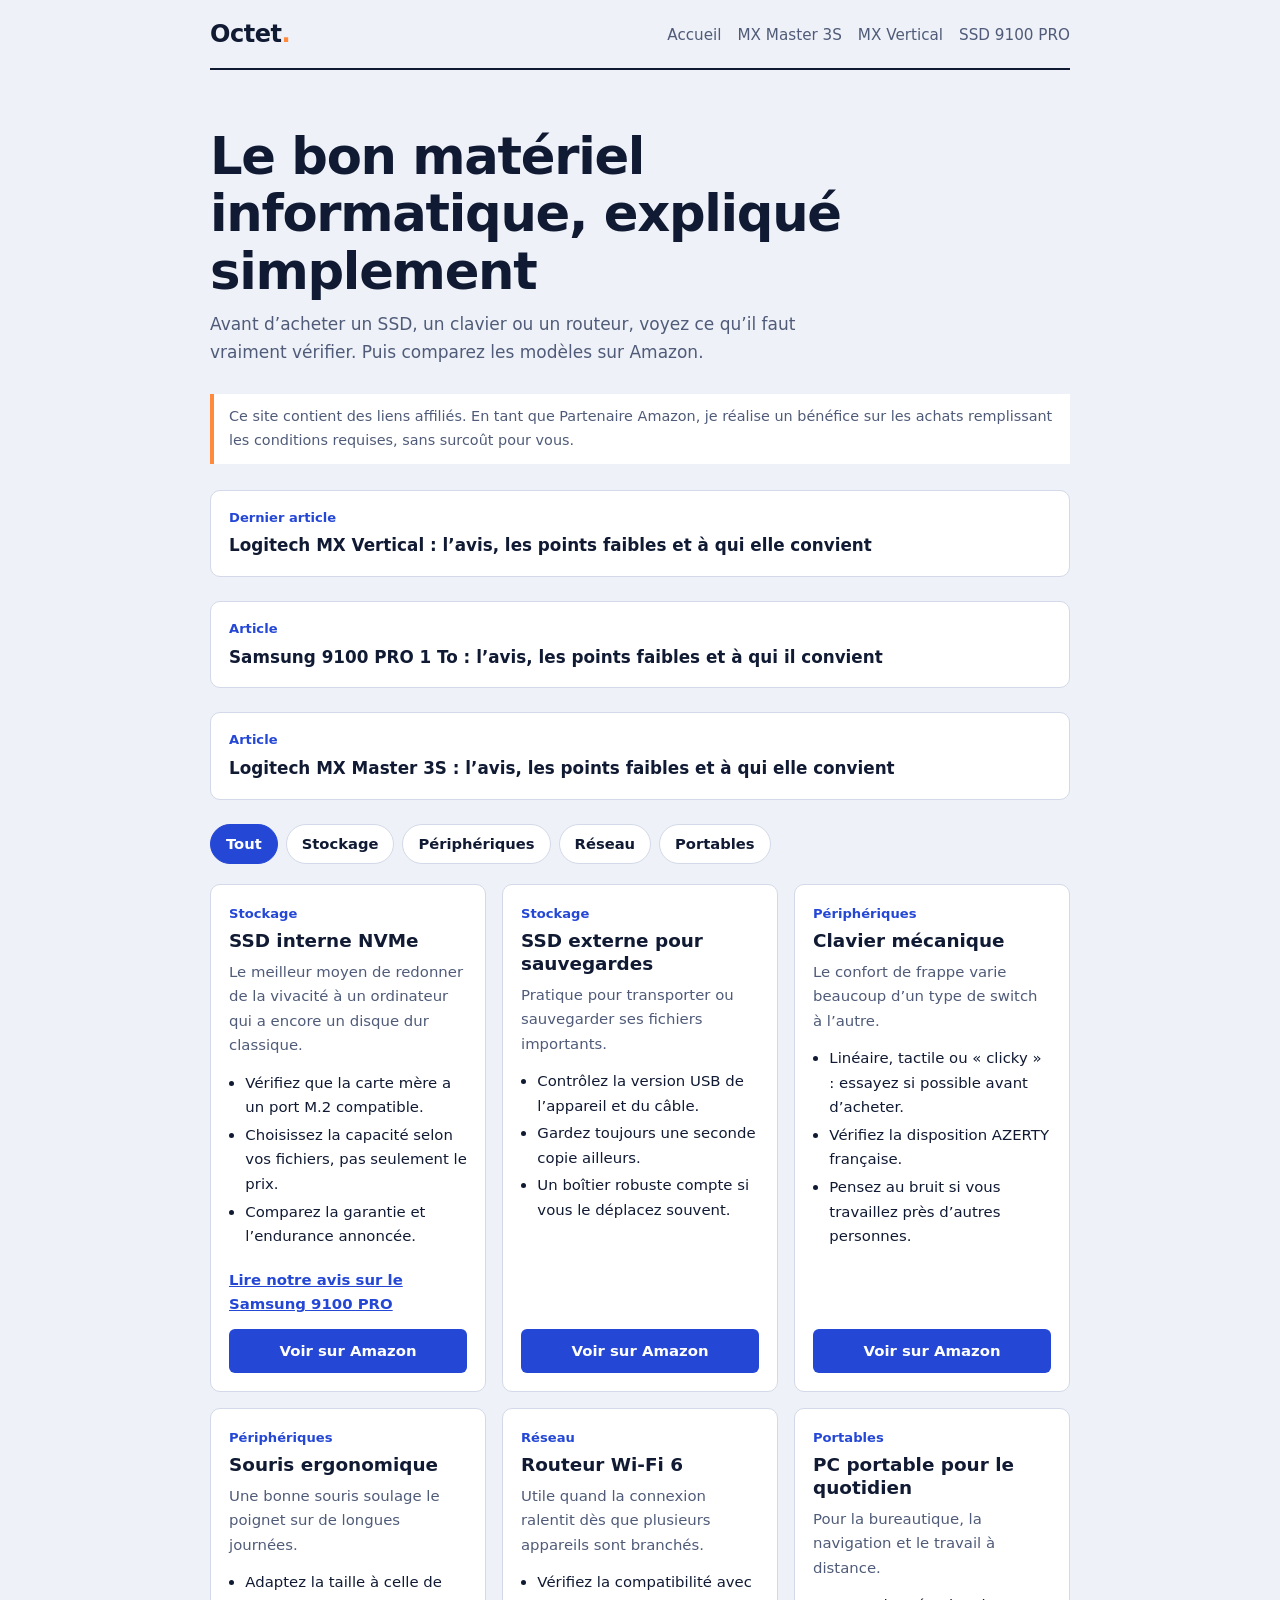
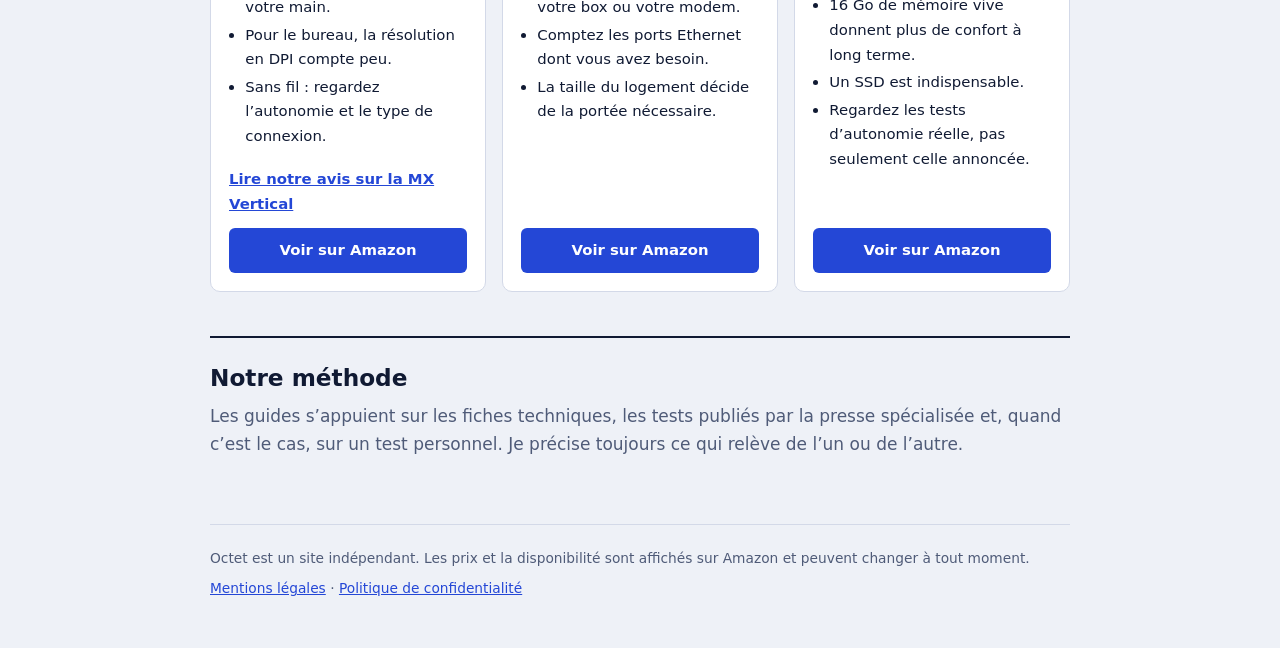
<file: index.html>
<!DOCTYPE html>
<html lang="fr">
<head>
<meta charset="utf-8">
<meta name="viewport" content="width=device-width, initial-scale=1, viewport-fit=cover">
<title>Octet – Le matériel informatique, sans jargon</title>
<meta name="description" content="Conseils d’achat en matériel informatique : SSD, claviers, souris, routeurs et portables, expliqués simplement.">
<link rel="stylesheet" href="style.css">
</head>
<body>
<div class="wrap wide">
<header class="top">
<a class="logo" href="index.html">Octet<i>.</i></a>
<nav aria-label="Navigation"><a href="index.html">Accueil</a><a href="article-logitech-mx-master-3s.html">MX Master 3S</a><a href="article-logitech-mx-vertical.html">MX Vertical</a><a href="article-samsung-9100-pro-1to.html">SSD 9100 PRO</a></nav>
</header>

<div class="hero">
<h1>Le bon matériel informatique, expliqué simplement</h1>
<p>Avant d’acheter un SSD, un clavier ou un routeur, voyez ce qu’il faut vraiment vérifier. Puis comparez les modèles sur Amazon.</p>
</div>

<p class="notice">Ce site contient des liens affiliés. En tant que Partenaire Amazon, je réalise un bénéfice sur les achats remplissant les conditions requises, sans surcoût pour vous.</p>
<a class="feature" href="article-logitech-mx-vertical.html"><span class="cat">Dernier article</span><strong>Logitech MX Vertical : l’avis, les points faibles et à qui elle convient</strong></a>
<a class="feature" href="article-samsung-9100-pro-1to.html"><span class="cat">Article</span><strong>Samsung 9100 PRO 1 To : l’avis, les points faibles et à qui il convient</strong></a>
<a class="feature" href="article-logitech-mx-master-3s.html"><span class="cat">Article</span><strong>Logitech MX Master 3S : l’avis, les points faibles et à qui elle convient</strong></a>

<div class="filters" role="group" aria-label="Filtrer par catégorie">
<button type="button" data-f="all" aria-pressed="true">Tout</button>
<button type="button" data-f="stockage" aria-pressed="false">Stockage</button>
<button type="button" data-f="peripheriques" aria-pressed="false">Périphériques</button>
<button type="button" data-f="reseau" aria-pressed="false">Réseau</button>
<button type="button" data-f="portables" aria-pressed="false">Portables</button>
</div>

<div class="grid" id="grid">
<article class="card" data-cat="stockage">
<span class="cat">Stockage</span>
<h2>SSD interne NVMe</h2>
<p>Le meilleur moyen de redonner de la vivacité à un ordinateur qui a encore un disque dur classique.</p>
<ul><li>Vérifiez que la carte mère a un port M.2 compatible.</li><li>Choisissez la capacité selon vos fichiers, pas seulement le prix.</li><li>Comparez la garantie et l’endurance annoncée.</li></ul>
<p class="more"><a href="article-samsung-9100-pro-1to.html">Lire notre avis sur le Samsung 9100 PRO</a></p>
<a class="btn" data-p="ssd-nvme" data-q="ssd nvme m.2 1 to" href="https://www.amazon.fr/s?k=ssd+nvme+m.2+1+to&amp;tag=VOTRE-TAG-21" rel="sponsored noopener" target="_blank">Voir sur Amazon</a>
</article>

<article class="card" data-cat="stockage">
<span class="cat">Stockage</span>
<h2>SSD externe pour sauvegardes</h2>
<p>Pratique pour transporter ou sauvegarder ses fichiers importants.</p>
<ul><li>Contrôlez la version USB de l’appareil et du câble.</li><li>Gardez toujours une seconde copie ailleurs.</li><li>Un boîtier robuste compte si vous le déplacez souvent.</li></ul>
<a class="btn" data-p="ssd-externe" data-q="ssd externe usb-c" href="https://www.amazon.fr/s?k=ssd+externe+usb-c&amp;tag=VOTRE-TAG-21" rel="sponsored noopener" target="_blank">Voir sur Amazon</a>
</article>

<article class="card" data-cat="peripheriques">
<span class="cat">Périphériques</span>
<h2>Clavier mécanique</h2>
<p>Le confort de frappe varie beaucoup d’un type de switch à l’autre.</p>
<ul><li>Linéaire, tactile ou « clicky » : essayez si possible avant d’acheter.</li><li>Vérifiez la disposition AZERTY française.</li><li>Pensez au bruit si vous travaillez près d’autres personnes.</li></ul>
<a class="btn" data-p="clavier" data-q="clavier mécanique azerty" href="https://www.amazon.fr/s?k=clavier+m%C3%A9canique+azerty&amp;tag=VOTRE-TAG-21" rel="sponsored noopener" target="_blank">Voir sur Amazon</a>
</article>

<article class="card" data-cat="peripheriques">
<span class="cat">Périphériques</span>
<h2>Souris ergonomique</h2>
<p>Une bonne souris soulage le poignet sur de longues journées.</p>
<ul><li>Adaptez la taille à celle de votre main.</li><li>Pour le bureau, la résolution en DPI compte peu.</li><li>Sans fil : regardez l’autonomie et le type de connexion.</li></ul>
<p class="more"><a href="article-logitech-mx-vertical.html">Lire notre avis sur la MX Vertical</a></p>
<a class="btn" data-p="souris-ergo" data-q="souris ergonomique" href="https://www.amazon.fr/s?k=souris+ergonomique&amp;tag=VOTRE-TAG-21" rel="sponsored noopener" target="_blank">Voir sur Amazon</a>
</article>

<article class="card" data-cat="reseau">
<span class="cat">Réseau</span>
<h2>Routeur Wi-Fi 6</h2>
<p>Utile quand la connexion ralentit dès que plusieurs appareils sont branchés.</p>
<ul><li>Vérifiez la compatibilité avec votre box ou votre modem.</li><li>Comptez les ports Ethernet dont vous avez besoin.</li><li>La taille du logement décide de la portée nécessaire.</li></ul>
<a class="btn" data-p="routeur" data-q="routeur wifi 6" href="https://www.amazon.fr/s?k=routeur+wifi+6&amp;tag=VOTRE-TAG-21" rel="sponsored noopener" target="_blank">Voir sur Amazon</a>
</article>

<article class="card" data-cat="portables">
<span class="cat">Portables</span>
<h2>PC portable pour le quotidien</h2>
<p>Pour la bureautique, la navigation et le travail à distance.</p>
<ul><li>16 Go de mémoire vive donnent plus de confort à long terme.</li><li>Un SSD est indispensable.</li><li>Regardez les tests d’autonomie réelle, pas seulement celle annoncée.</li></ul>
<a class="btn" data-p="pc-portable" data-q="pc portable 16 go ram ssd" href="https://www.amazon.fr/s?k=pc+portable+16+go+ram+ssd&amp;tag=VOTRE-TAG-21" rel="sponsored noopener" target="_blank">Voir sur Amazon</a>
</article>
</div>

<section class="how"><h2>Notre méthode</h2><p>Les guides s’appuient sur les fiches techniques, les tests publiés par la presse spécialisée et, quand c’est le cas, sur un test personnel. Je précise toujours ce qui relève de l’un ou de l’autre.</p></section>

<footer>
<p>Octet est un site indépendant. Les prix et la disponibilité sont affichés sur Amazon et peuvent changer à tout moment.</p>
<p><a href="mentions-legales.html">Mentions légales</a> · <a href="confidentialite.html">Politique de confidentialité</a></p>
</footer>
</div>
<script>
(function(){
var btns=document.querySelectorAll('.filters button');
var cards=document.querySelectorAll('#grid .card');
btns.forEach(function(b){
b.addEventListener('click',function(){
var f=b.getAttribute('data-f');
btns.forEach(function(x){x.setAttribute('aria-pressed',x===b?'true':'false');});
cards.forEach(function(c){c.hidden=(f!=='all'&&c.getAttribute('data-cat')!==f);});
});
});
})();
</script>
<script src="liens.js"></script>
</body>
</html>
</file>
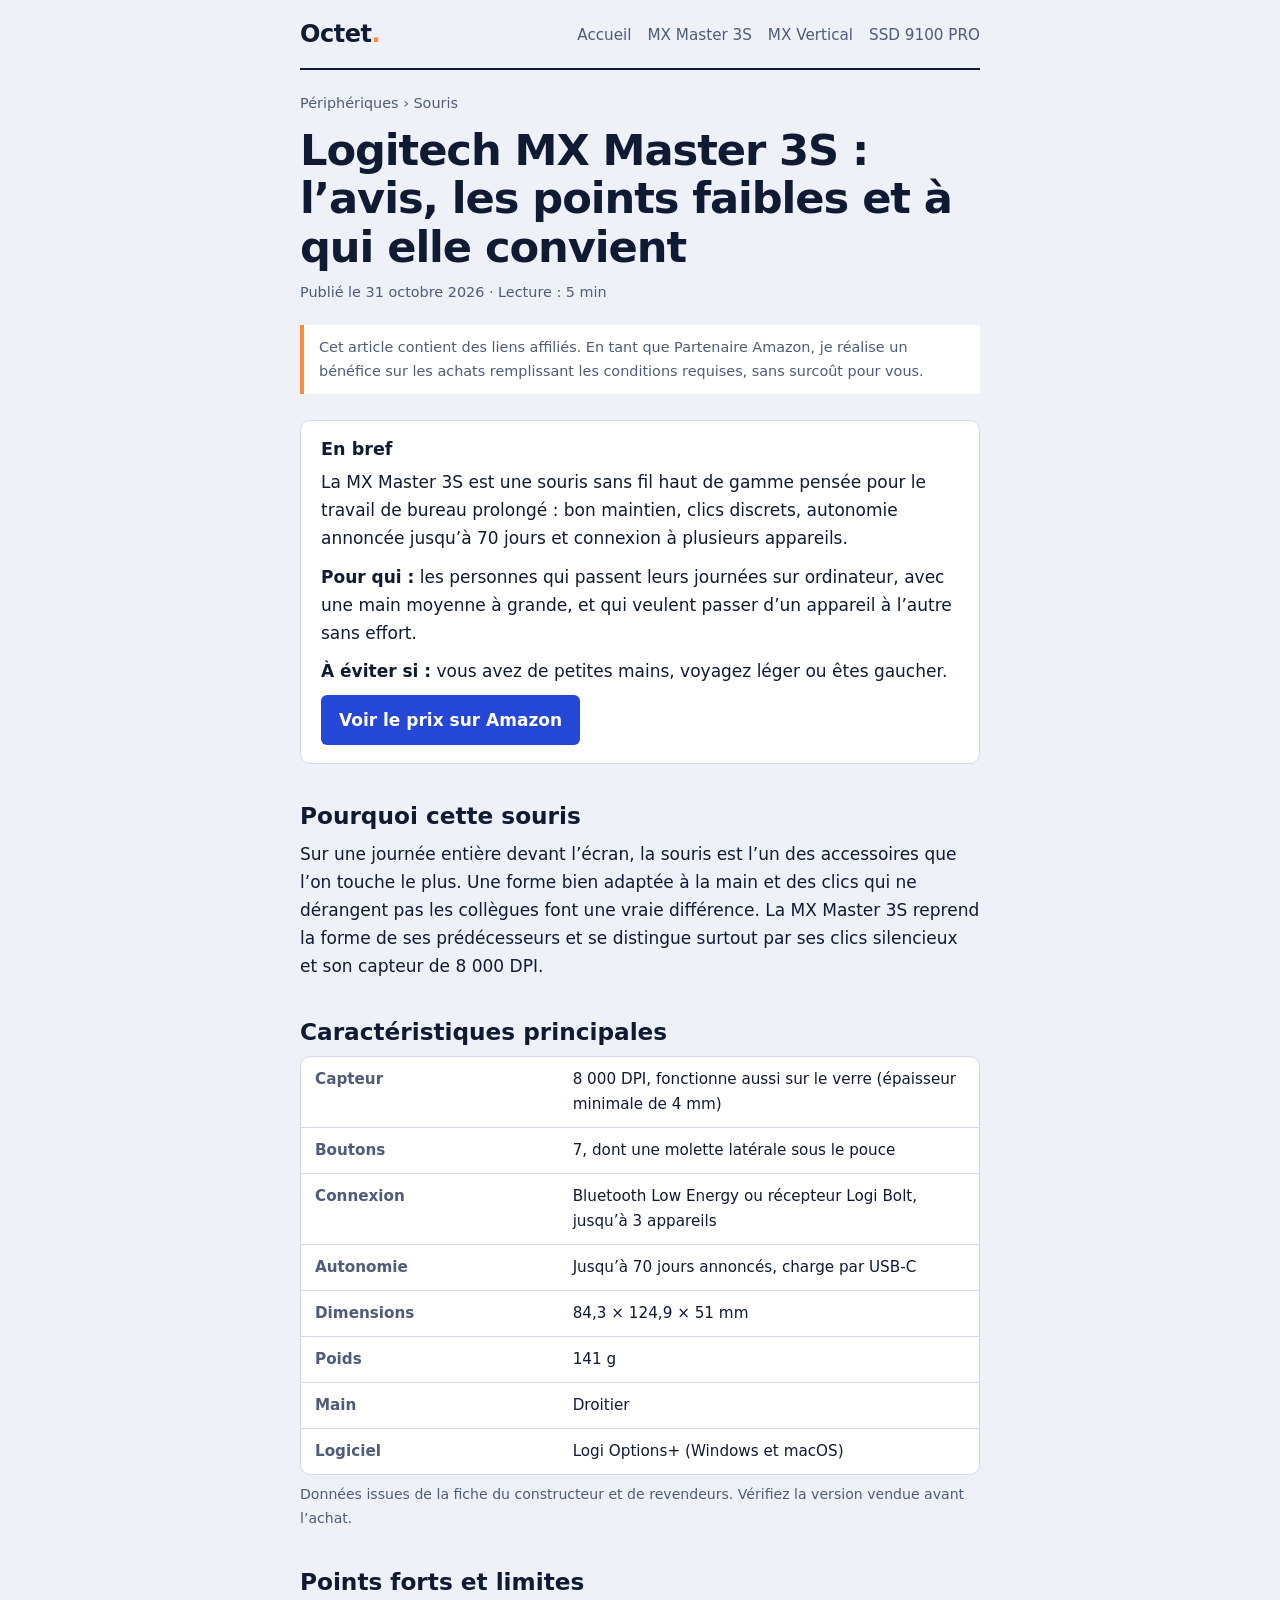
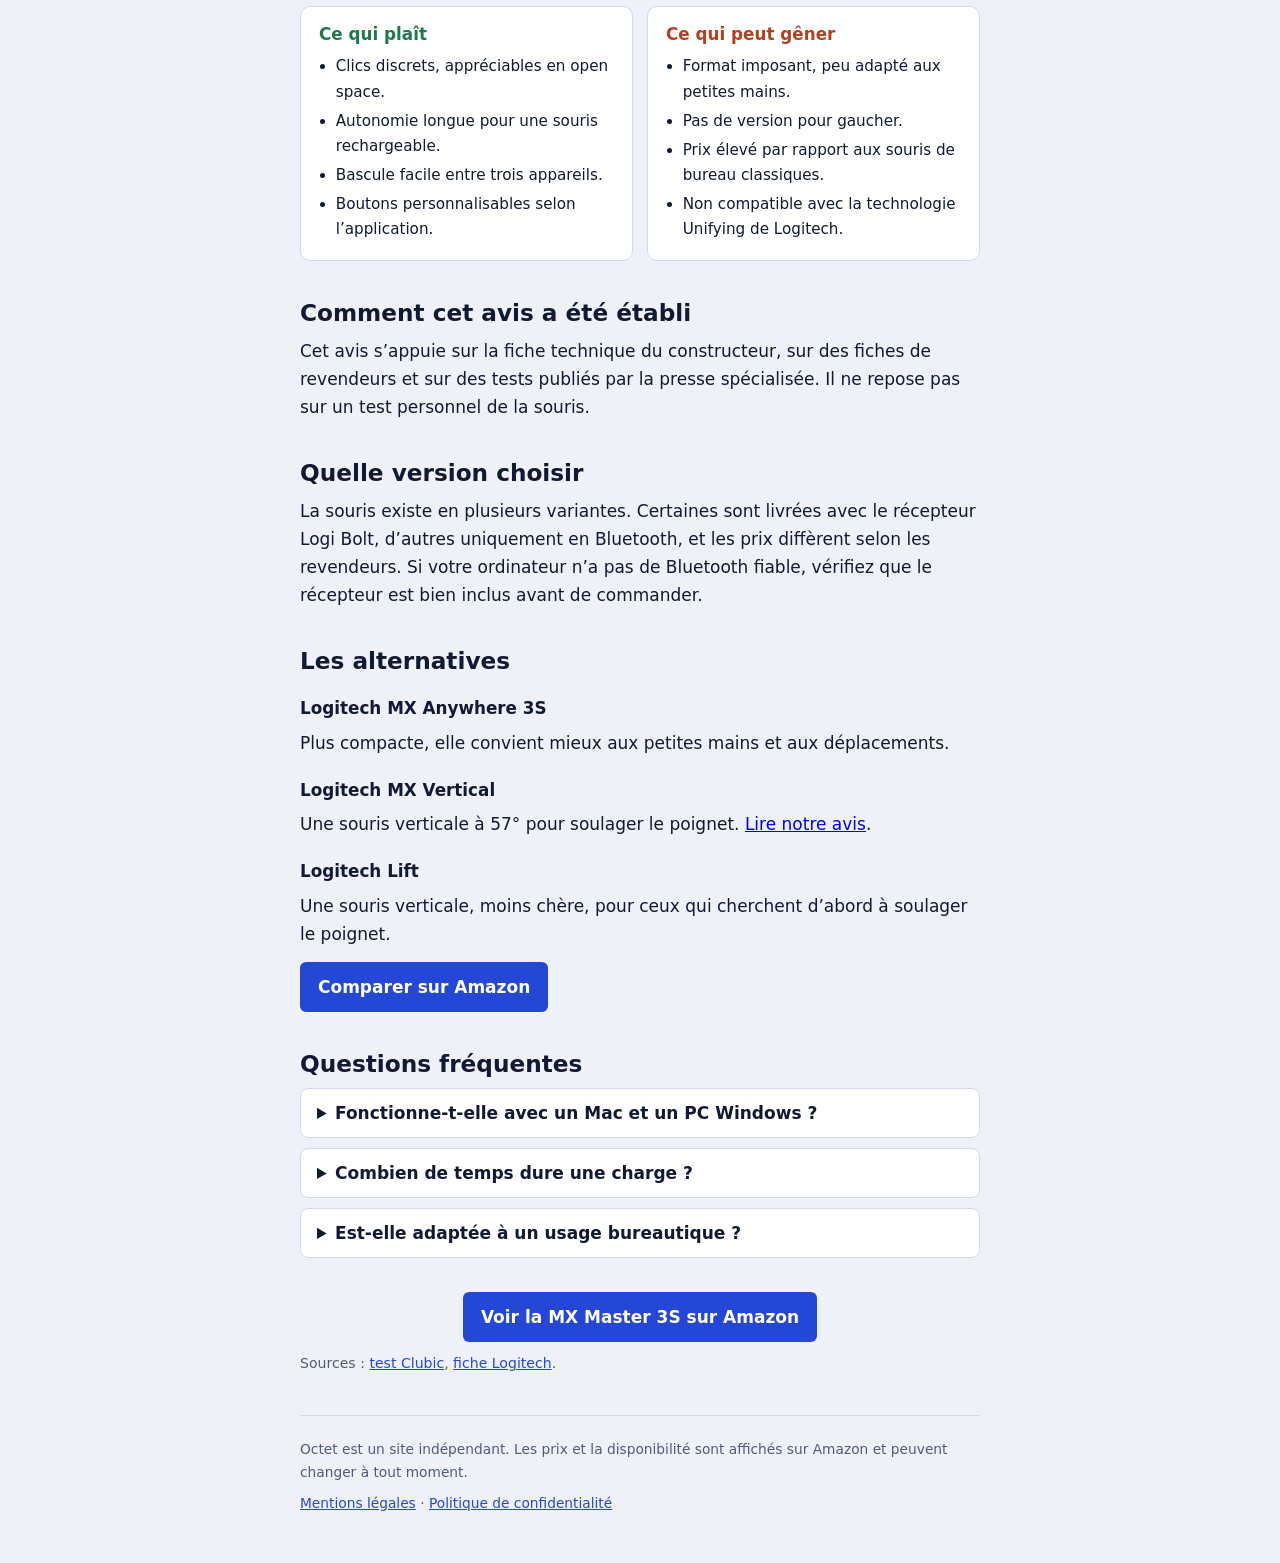
<file: article-logitech-mx-master-3s.html>
<!DOCTYPE html>
<html lang="fr">
<head>
<meta charset="utf-8">
<meta name="viewport" content="width=device-width, initial-scale=1, viewport-fit=cover">
<title>Logitech MX Master 3S : avis, caractéristiques et pour qui – Octet</title>
<meta name="description" content="Avis sur la souris Logitech MX Master 3S : caractéristiques, points forts, limites et alternatives.">
<link rel="stylesheet" href="style.css">
</head>
<body>
<div class="wrap">
<header class="top">
<a class="logo" href="index.html">Octet<i>.</i></a>
<nav aria-label="Navigation"><a href="index.html">Accueil</a><a href="article-logitech-mx-master-3s.html">MX Master 3S</a><a href="article-logitech-mx-vertical.html">MX Vertical</a><a href="article-samsung-9100-pro-1to.html">SSD 9100 PRO</a></nav>
</header>

<p class="crumb">Périphériques › Souris</p>
<h1>Logitech MX Master 3S : l’avis, les points faibles et à qui elle convient</h1>
<p class="meta">Publié le 31 octobre 2026 · Lecture : 5 min</p>

<p class="notice">Cet article contient des liens affiliés. En tant que Partenaire Amazon, je réalise un bénéfice sur les achats remplissant les conditions requises, sans surcoût pour vous.</p>

<div class="verdict">
<h2>En bref</h2>
<p>La MX Master 3S est une souris sans fil haut de gamme pensée pour le travail de bureau prolongé : bon maintien, clics discrets, autonomie annoncée jusqu’à 70 jours et connexion à plusieurs appareils.</p>
<p><strong>Pour qui :</strong> les personnes qui passent leurs journées sur ordinateur, avec une main moyenne à grande, et qui veulent passer d’un appareil à l’autre sans effort.</p>
<p><strong>À éviter si :</strong> vous avez de petites mains, voyagez léger ou êtes gaucher.</p>
<a class="btn" data-p="mx-master-3s" data-q="logitech mx master 3s" href="https://www.amazon.fr/s?k=logitech+mx+master+3s&amp;tag=VOTRE-TAG-21" rel="sponsored noopener" target="_blank">Voir le prix sur Amazon</a>
</div>

<h2>Pourquoi cette souris</h2>
<p>Sur une journée entière devant l’écran, la souris est l’un des accessoires que l’on touche le plus. Une forme bien adaptée à la main et des clics qui ne dérangent pas les collègues font une vraie différence. La MX Master 3S reprend la forme de ses prédécesseurs et se distingue surtout par ses clics silencieux et son capteur de 8 000 DPI.</p>

<h2>Caractéristiques principales</h2>
<div class="tablebox">
<table>
<tr><th>Capteur</th><td>8 000 DPI, fonctionne aussi sur le verre (épaisseur minimale de 4 mm)</td></tr>
<tr><th>Boutons</th><td>7, dont une molette latérale sous le pouce</td></tr>
<tr><th>Connexion</th><td>Bluetooth Low Energy ou récepteur Logi Bolt, jusqu’à 3 appareils</td></tr>
<tr><th>Autonomie</th><td>Jusqu’à 70 jours annoncés, charge par USB-C</td></tr>
<tr><th>Dimensions</th><td>84,3 × 124,9 × 51 mm</td></tr>
<tr><th>Poids</th><td>141 g</td></tr>
<tr><th>Main</th><td>Droitier</td></tr>
<tr><th>Logiciel</th><td>Logi Options+ (Windows et macOS)</td></tr>
</table>
</div>
<p class="src" style="margin-top:8px">Données issues de la fiche du constructeur et de revendeurs. Vérifiez la version vendue avant l’achat.</p>

<h2>Points forts et limites</h2>
<div class="pc">
<div class="pro"><h3>Ce qui plaît</h3><ul>
<li>Clics discrets, appréciables en open space.</li>
<li>Autonomie longue pour une souris rechargeable.</li>
<li>Bascule facile entre trois appareils.</li>
<li>Boutons personnalisables selon l’application.</li>
</ul></div>
<div class="con"><h3>Ce qui peut gêner</h3><ul>
<li>Format imposant, peu adapté aux petites mains.</li>
<li>Pas de version pour gaucher.</li>
<li>Prix élevé par rapport aux souris de bureau classiques.</li>
<li>Non compatible avec la technologie Unifying de Logitech.</li>
</ul></div>
</div>

<h2>Comment cet avis a été établi</h2>
<p>Cet avis s’appuie sur la fiche technique du constructeur, sur des fiches de revendeurs et sur des tests publiés par la presse spécialisée. Il ne repose pas sur un test personnel de la souris.</p>

<h2>Quelle version choisir</h2>
<p>La souris existe en plusieurs variantes. Certaines sont livrées avec le récepteur Logi Bolt, d’autres uniquement en Bluetooth, et les prix diffèrent selon les revendeurs. Si votre ordinateur n’a pas de Bluetooth fiable, vérifiez que le récepteur est bien inclus avant de commander.</p>

<h2>Les alternatives</h2>
<h3>Logitech MX Anywhere 3S</h3>
<p>Plus compacte, elle convient mieux aux petites mains et aux déplacements.</p>
<h3>Logitech MX Vertical</h3>
<p>Une souris verticale à 57° pour soulager le poignet. <a href="article-logitech-mx-vertical.html">Lire notre avis</a>.</p>
<h3>Logitech Lift</h3>
<p>Une souris verticale, moins chère, pour ceux qui cherchent d’abord à soulager le poignet.</p>
<p><a class="btn" data-p="mx-anywhere-3s" data-q="logitech mx anywhere 3s" href="https://www.amazon.fr/s?k=logitech+mx+anywhere+3s&amp;tag=VOTRE-TAG-21" rel="sponsored noopener" target="_blank">Comparer sur Amazon</a></p>

<h2>Questions fréquentes</h2>
<details><summary>Fonctionne-t-elle avec un Mac et un PC Windows ?</summary><p>Oui, elle est compatible avec Windows, macOS, Linux et ChromeOS. Le logiciel Logi Options+ est disponible sur Windows et macOS.</p></details>
<details><summary>Combien de temps dure une charge ?</summary><p>Logitech annonce jusqu’à 70 jours, mais cela dépend de l’usage. Une charge courte d’une minute donnerait environ trois heures d’utilisation selon un revendeur.</p></details>
<details><summary>Est-elle adaptée à un usage bureautique ?</summary><p>Oui, c’est son cœur de cible. Elle vise surtout le travail prolongé, la création et les usages multi-appareils.</p></details>

<div class="cta"><a class="btn" data-p="mx-master-3s" data-q="logitech mx master 3s" href="https://www.amazon.fr/s?k=logitech+mx+master+3s&amp;tag=VOTRE-TAG-21" rel="sponsored noopener" target="_blank">Voir la MX Master 3S sur Amazon</a></div>

<p class="src">Sources : <a href="https://www.clubic.com/pro/entreprises/logitech/test-produit-425922-test-logitech-mx-master-3s.html" rel="noopener" target="_blank">test Clubic</a>, <a href="https://secure.logitech.com/en-za/product/mx-master-3" rel="noopener" target="_blank">fiche Logitech</a>.</p>

<footer>
<p>Octet est un site indépendant. Les prix et la disponibilité sont affichés sur Amazon et peuvent changer à tout moment.</p>
<p><a href="mentions-legales.html">Mentions légales</a> · <a href="confidentialite.html">Politique de confidentialité</a></p>
</footer>
</div>
<script src="liens.js"></script>
</body>
</html>
</file>
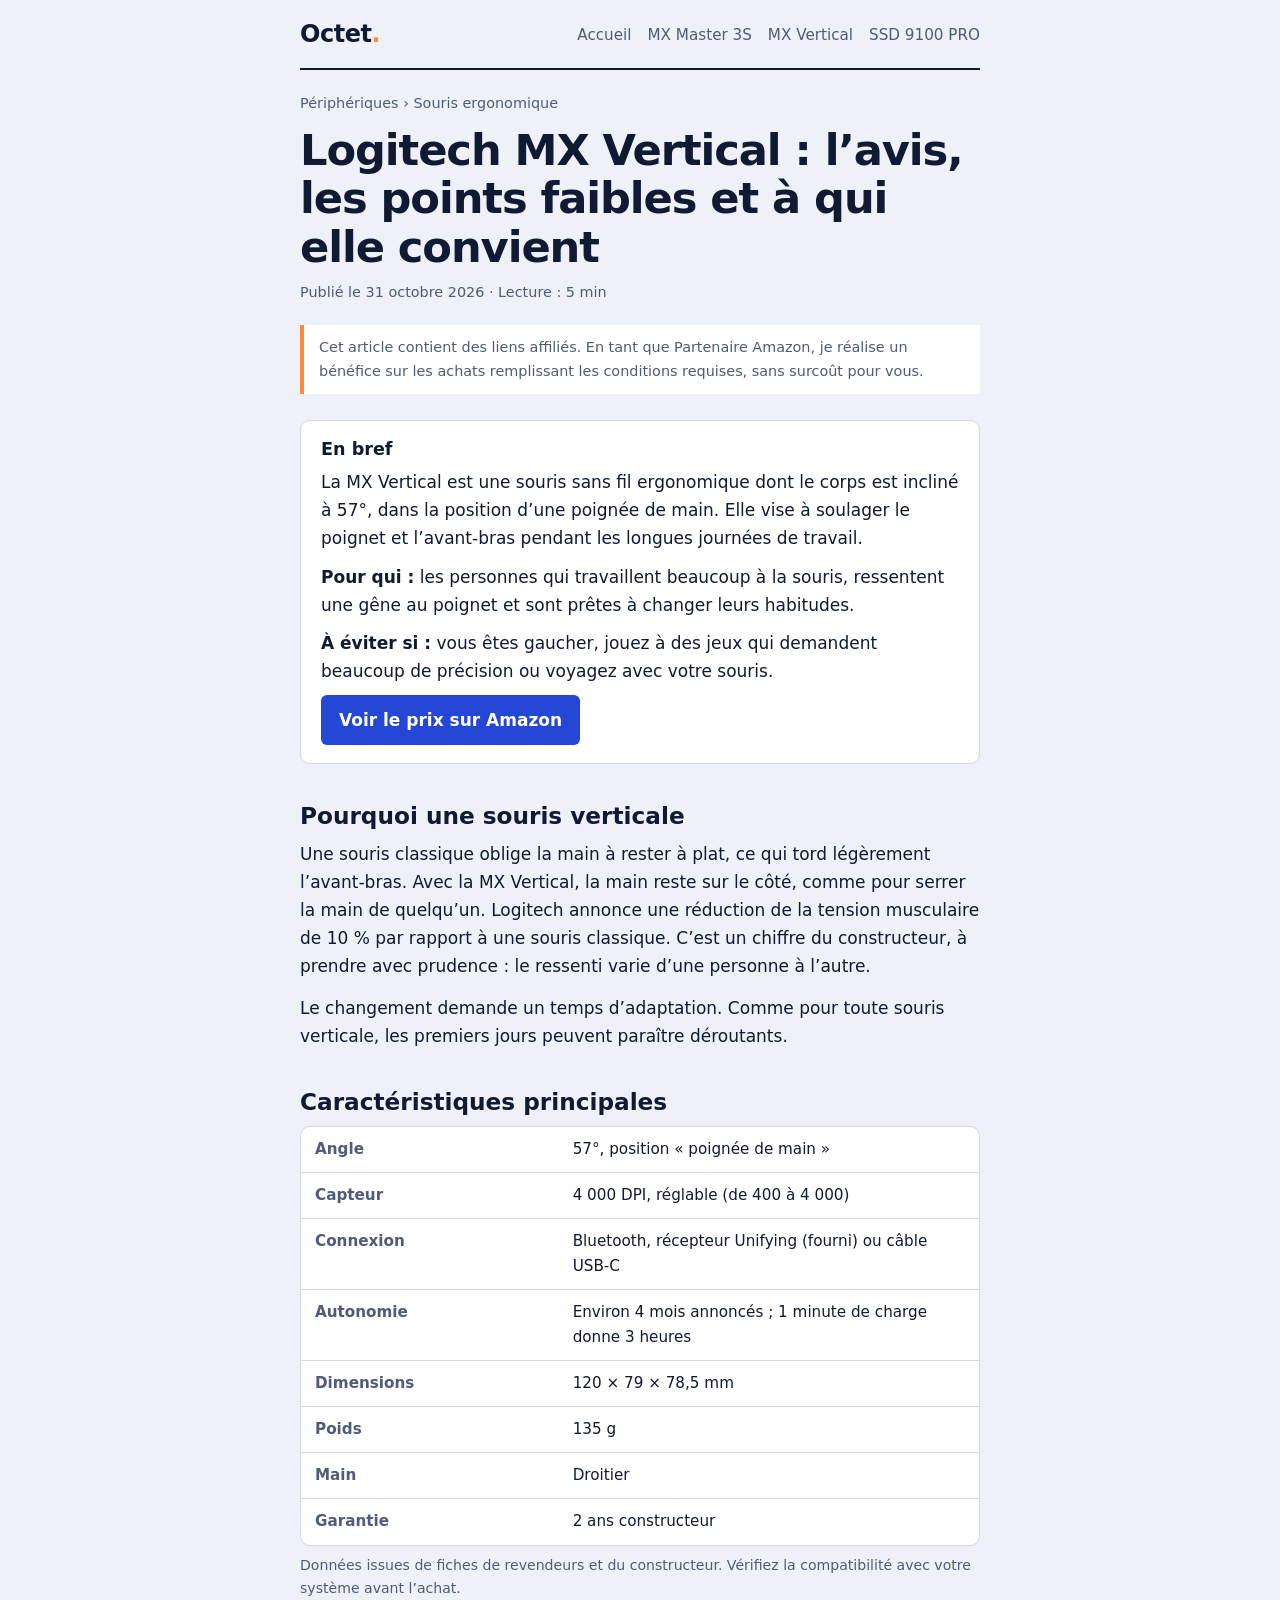
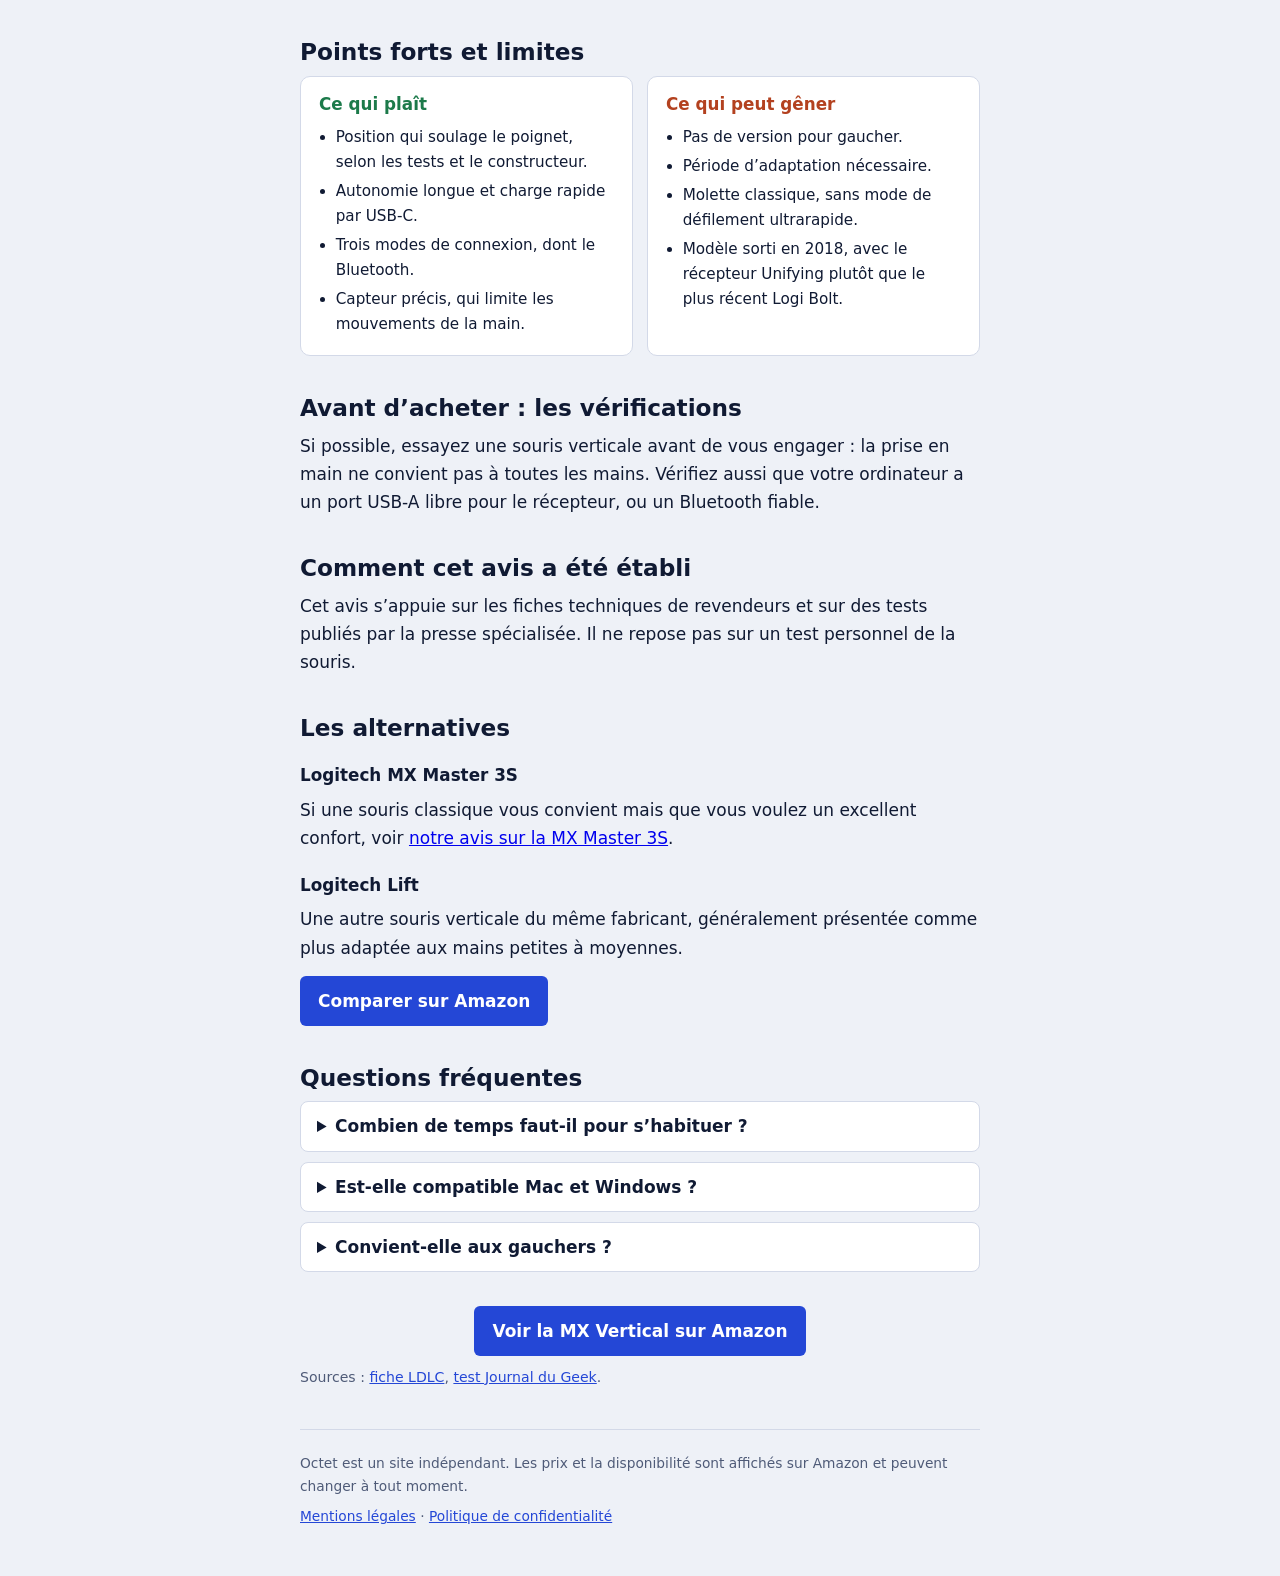
<file: article-logitech-mx-vertical.html>
<!DOCTYPE html>
<html lang="fr">
<head>
<meta charset="utf-8">
<meta name="viewport" content="width=device-width, initial-scale=1, viewport-fit=cover">
<title>Logitech MX Vertical : avis, caractéristiques et pour qui – Octet</title>
<meta name="description" content="Avis sur la souris ergonomique Logitech MX Vertical : caractéristiques, points forts, limites et alternatives.">
<link rel="stylesheet" href="style.css">
</head>
<body>
<div class="wrap">
<header class="top">
<a class="logo" href="index.html">Octet<i>.</i></a>
<nav aria-label="Navigation"><a href="index.html">Accueil</a><a href="article-logitech-mx-master-3s.html">MX Master 3S</a><a href="article-logitech-mx-vertical.html">MX Vertical</a><a href="article-samsung-9100-pro-1to.html">SSD 9100 PRO</a></nav>
</header>

<p class="crumb">Périphériques › Souris ergonomique</p>
<h1>Logitech MX Vertical : l’avis, les points faibles et à qui elle convient</h1>
<p class="meta">Publié le 31 octobre 2026 · Lecture : 5 min</p>

<p class="notice">Cet article contient des liens affiliés. En tant que Partenaire Amazon, je réalise un bénéfice sur les achats remplissant les conditions requises, sans surcoût pour vous.</p>

<div class="verdict">
<h2>En bref</h2>
<p>La MX Vertical est une souris sans fil ergonomique dont le corps est incliné à 57°, dans la position d’une poignée de main. Elle vise à soulager le poignet et l’avant-bras pendant les longues journées de travail.</p>
<p><strong>Pour qui :</strong> les personnes qui travaillent beaucoup à la souris, ressentent une gêne au poignet et sont prêtes à changer leurs habitudes.</p>
<p><strong>À éviter si :</strong> vous êtes gaucher, jouez à des jeux qui demandent beaucoup de précision ou voyagez avec votre souris.</p>
<a class="btn" data-p="mx-vertical" data-q="logitech mx vertical" href="https://www.amazon.fr/dp/B07FNHV4MW?tag=VOTRE-TAG-21" rel="sponsored noopener" target="_blank">Voir le prix sur Amazon</a>
</div>

<h2>Pourquoi une souris verticale</h2>
<p>Une souris classique oblige la main à rester à plat, ce qui tord légèrement l’avant-bras. Avec la MX Vertical, la main reste sur le côté, comme pour serrer la main de quelqu’un. Logitech annonce une réduction de la tension musculaire de 10 % par rapport à une souris classique. C’est un chiffre du constructeur, à prendre avec prudence : le ressenti varie d’une personne à l’autre.</p>
<p>Le changement demande un temps d’adaptation. Comme pour toute souris verticale, les premiers jours peuvent paraître déroutants.</p>

<h2>Caractéristiques principales</h2>
<div class="tablebox">
<table>
<tr><th>Angle</th><td>57°, position « poignée de main »</td></tr>
<tr><th>Capteur</th><td>4 000 DPI, réglable (de 400 à 4 000)</td></tr>
<tr><th>Connexion</th><td>Bluetooth, récepteur Unifying (fourni) ou câble USB-C</td></tr>
<tr><th>Autonomie</th><td>Environ 4 mois annoncés ; 1 minute de charge donne 3 heures</td></tr>
<tr><th>Dimensions</th><td>120 × 79 × 78,5 mm</td></tr>
<tr><th>Poids</th><td>135 g</td></tr>
<tr><th>Main</th><td>Droitier</td></tr>
<tr><th>Garantie</th><td>2 ans constructeur</td></tr>
</table>
</div>
<p class="src" style="margin-top:8px">Données issues de fiches de revendeurs et du constructeur. Vérifiez la compatibilité avec votre système avant l’achat.</p>

<h2>Points forts et limites</h2>
<div class="pc">
<div class="pro"><h3>Ce qui plaît</h3><ul>
<li>Position qui soulage le poignet, selon les tests et le constructeur.</li>
<li>Autonomie longue et charge rapide par USB-C.</li>
<li>Trois modes de connexion, dont le Bluetooth.</li>
<li>Capteur précis, qui limite les mouvements de la main.</li>
</ul></div>
<div class="con"><h3>Ce qui peut gêner</h3><ul>
<li>Pas de version pour gaucher.</li>
<li>Période d’adaptation nécessaire.</li>
<li>Molette classique, sans mode de défilement ultrarapide.</li>
<li>Modèle sorti en 2018, avec le récepteur Unifying plutôt que le plus récent Logi Bolt.</li>
</ul></div>
</div>

<h2>Avant d’acheter : les vérifications</h2>
<p>Si possible, essayez une souris verticale avant de vous engager : la prise en main ne convient pas à toutes les mains. Vérifiez aussi que votre ordinateur a un port USB-A libre pour le récepteur, ou un Bluetooth fiable.</p>

<h2>Comment cet avis a été établi</h2>
<p>Cet avis s’appuie sur les fiches techniques de revendeurs et sur des tests publiés par la presse spécialisée. Il ne repose pas sur un test personnel de la souris.</p>

<h2>Les alternatives</h2>
<h3>Logitech MX Master 3S</h3>
<p>Si une souris classique vous convient mais que vous voulez un excellent confort, voir <a href="article-logitech-mx-master-3s.html">notre avis sur la MX Master 3S</a>.</p>
<h3>Logitech Lift</h3>
<p>Une autre souris verticale du même fabricant, généralement présentée comme plus adaptée aux mains petites à moyennes.</p>
<p><a class="btn" data-p="comparer-souris-ergo" data-q="souris verticale ergonomique" href="https://www.amazon.fr/s?k=souris+verticale+ergonomique&amp;tag=VOTRE-TAG-21" rel="sponsored noopener" target="_blank">Comparer sur Amazon</a></p>

<h2>Questions fréquentes</h2>
<details><summary>Combien de temps faut-il pour s’habituer ?</summary><p>Cela dépend des personnes. Prévoyez quelques jours à quelques semaines pour que la nouvelle position devienne naturelle.</p></details>
<details><summary>Est-elle compatible Mac et Windows ?</summary><p>Les fiches indiquent Windows 10 ou plus récent et macOS 10.13.6 ou plus récent. Vérifiez la compatibilité avec votre version actuelle.</p></details>
<details><summary>Convient-elle aux gauchers ?</summary><p>Non, elle est conçue pour les droitiers.</p></details>

<div class="cta"><a class="btn" data-p="mx-vertical" data-q="logitech mx vertical" href="https://www.amazon.fr/dp/B07FNHV4MW?tag=VOTRE-TAG-21" rel="sponsored noopener" target="_blank">Voir la MX Vertical sur Amazon</a></div>

<p class="src">Sources : <a href="https://www.ldlc.com/fiche/PB00256308.html" rel="noopener" target="_blank">fiche LDLC</a>, <a href="https://www.journaldugeek.com/test/test-logitech-mx-vertical-souris-haut-de-gamme-ergonomique-dire-adieu-aux-tendinites/" rel="noopener" target="_blank">test Journal du Geek</a>.</p>

<footer>
<p>Octet est un site indépendant. Les prix et la disponibilité sont affichés sur Amazon et peuvent changer à tout moment.</p>
<p><a href="mentions-legales.html">Mentions légales</a> · <a href="confidentialite.html">Politique de confidentialité</a></p>
</footer>
</div>
<script src="liens.js"></script>
</body>
</html>
</file>
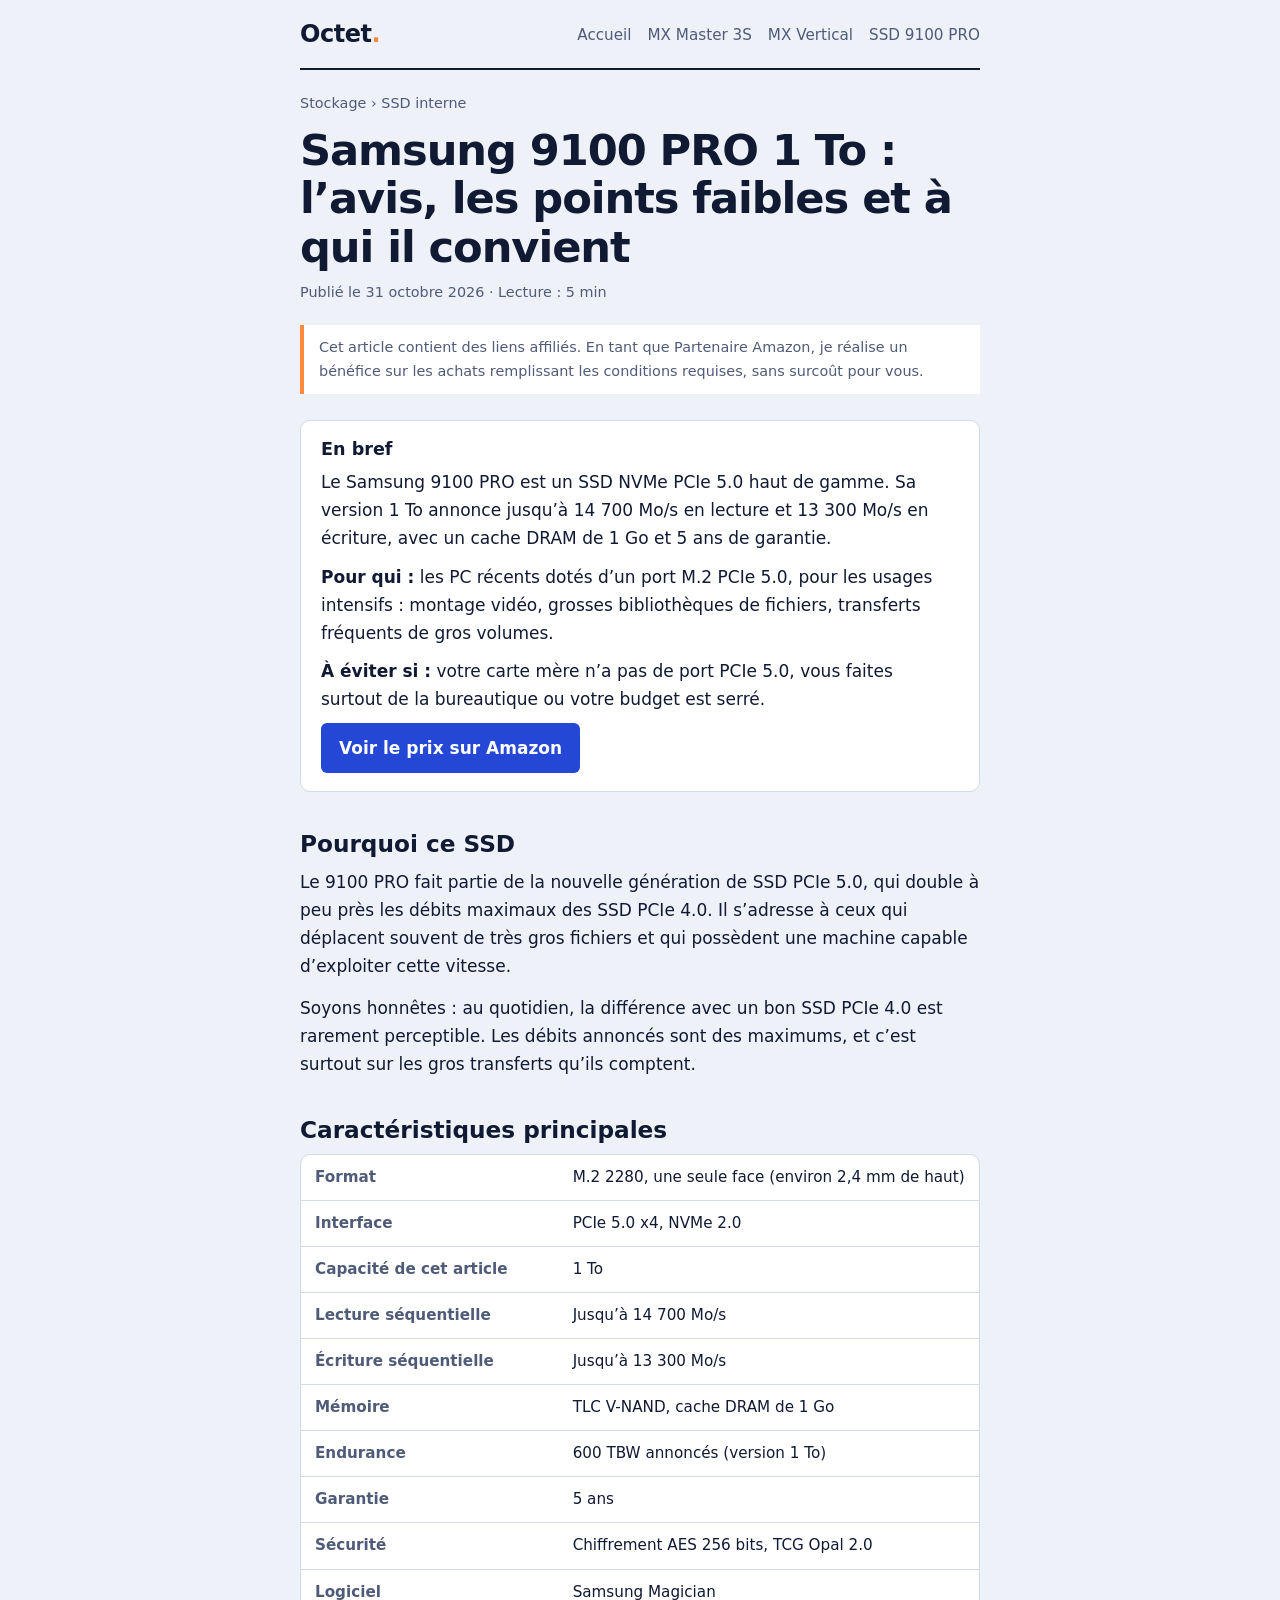
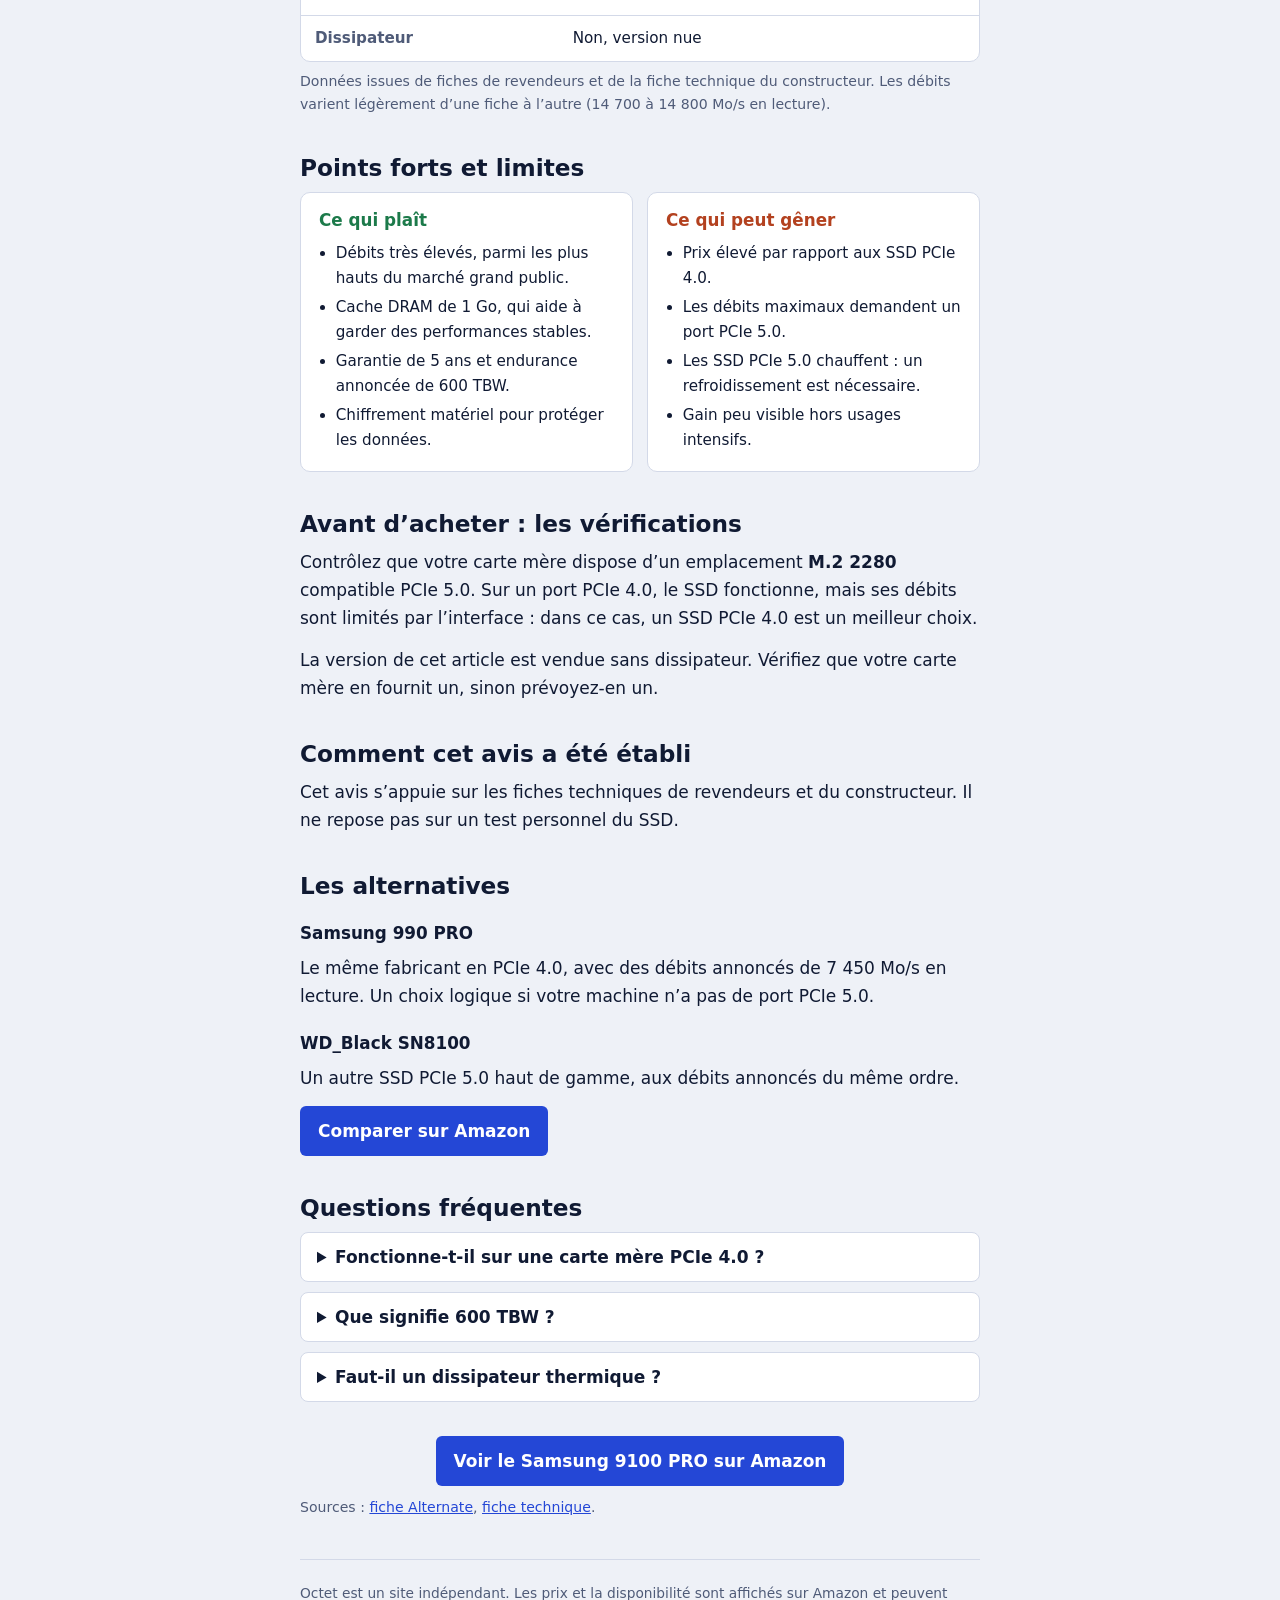
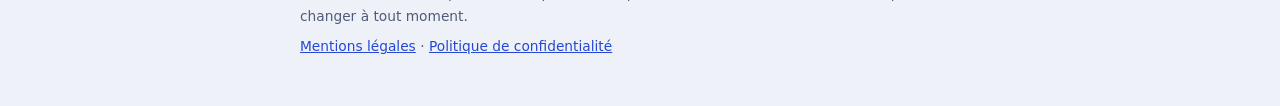
<file: article-samsung-9100-pro-1to.html>
<!DOCTYPE html>
<html lang="fr">
<head>
<meta charset="utf-8">
<meta name="viewport" content="width=device-width, initial-scale=1, viewport-fit=cover">
<title>Samsung 9100 PRO 1 To : avis, caractéristiques et pour qui – Octet</title>
<meta name="description" content="Avis sur le SSD Samsung 9100 PRO 1 To (PCIe 5.0) : caractéristiques, points forts, limites, vérifications avant achat et alternatives.">
<link rel="stylesheet" href="style.css">
</head>
<body>
<div class="wrap">
<header class="top">
<a class="logo" href="index.html">Octet<i>.</i></a>
<nav aria-label="Navigation"><a href="index.html">Accueil</a><a href="article-logitech-mx-master-3s.html">MX Master 3S</a><a href="article-logitech-mx-vertical.html">MX Vertical</a><a href="article-samsung-9100-pro-1to.html">SSD 9100 PRO</a></nav>
</header>

<p class="crumb">Stockage › SSD interne</p>
<h1>Samsung 9100 PRO 1 To : l’avis, les points faibles et à qui il convient</h1>
<p class="meta">Publié le 31 octobre 2026 · Lecture : 5 min</p>

<p class="notice">Cet article contient des liens affiliés. En tant que Partenaire Amazon, je réalise un bénéfice sur les achats remplissant les conditions requises, sans surcoût pour vous.</p>

<div class="verdict">
<h2>En bref</h2>
<p>Le Samsung 9100 PRO est un SSD NVMe PCIe 5.0 haut de gamme. Sa version 1 To annonce jusqu’à 14 700 Mo/s en lecture et 13 300 Mo/s en écriture, avec un cache DRAM de 1 Go et 5 ans de garantie.</p>
<p><strong>Pour qui :</strong> les PC récents dotés d’un port M.2 PCIe 5.0, pour les usages intensifs : montage vidéo, grosses bibliothèques de fichiers, transferts fréquents de gros volumes.</p>
<p><strong>À éviter si :</strong> votre carte mère n’a pas de port PCIe 5.0, vous faites surtout de la bureautique ou votre budget est serré.</p>
<a class="btn" data-p="samsung-9100-pro-1to" data-q="samsung 9100 pro 1 to" href="https://www.amazon.fr/dp/B0DWFMD52T?tag=VOTRE-TAG-21" rel="sponsored noopener" target="_blank">Voir le prix sur Amazon</a>
</div>

<h2>Pourquoi ce SSD</h2>
<p>Le 9100 PRO fait partie de la nouvelle génération de SSD PCIe 5.0, qui double à peu près les débits maximaux des SSD PCIe 4.0. Il s’adresse à ceux qui déplacent souvent de très gros fichiers et qui possèdent une machine capable d’exploiter cette vitesse.</p>
<p>Soyons honnêtes : au quotidien, la différence avec un bon SSD PCIe 4.0 est rarement perceptible. Les débits annoncés sont des maximums, et c’est surtout sur les gros transferts qu’ils comptent.</p>

<h2>Caractéristiques principales</h2>
<div class="tablebox">
<table>
<tr><th>Format</th><td>M.2 2280, une seule face (environ 2,4 mm de haut)</td></tr>
<tr><th>Interface</th><td>PCIe 5.0 x4, NVMe 2.0</td></tr>
<tr><th>Capacité de cet article</th><td>1 To</td></tr>
<tr><th>Lecture séquentielle</th><td>Jusqu’à 14 700 Mo/s</td></tr>
<tr><th>Écriture séquentielle</th><td>Jusqu’à 13 300 Mo/s</td></tr>
<tr><th>Mémoire</th><td>TLC V-NAND, cache DRAM de 1 Go</td></tr>
<tr><th>Endurance</th><td>600 TBW annoncés (version 1 To)</td></tr>
<tr><th>Garantie</th><td>5 ans</td></tr>
<tr><th>Sécurité</th><td>Chiffrement AES 256 bits, TCG Opal 2.0</td></tr>
<tr><th>Logiciel</th><td>Samsung Magician</td></tr>
<tr><th>Dissipateur</th><td>Non, version nue</td></tr>
</table>
</div>
<p class="src" style="margin-top:8px">Données issues de fiches de revendeurs et de la fiche technique du constructeur. Les débits varient légèrement d’une fiche à l’autre (14 700 à 14 800 Mo/s en lecture).</p>

<h2>Points forts et limites</h2>
<div class="pc">
<div class="pro"><h3>Ce qui plaît</h3><ul>
<li>Débits très élevés, parmi les plus hauts du marché grand public.</li>
<li>Cache DRAM de 1 Go, qui aide à garder des performances stables.</li>
<li>Garantie de 5 ans et endurance annoncée de 600 TBW.</li>
<li>Chiffrement matériel pour protéger les données.</li>
</ul></div>
<div class="con"><h3>Ce qui peut gêner</h3><ul>
<li>Prix élevé par rapport aux SSD PCIe 4.0.</li>
<li>Les débits maximaux demandent un port PCIe 5.0.</li>
<li>Les SSD PCIe 5.0 chauffent : un refroidissement est nécessaire.</li>
<li>Gain peu visible hors usages intensifs.</li>
</ul></div>
</div>

<h2>Avant d’acheter : les vérifications</h2>
<p>Contrôlez que votre carte mère dispose d’un emplacement <strong>M.2 2280</strong> compatible PCIe 5.0. Sur un port PCIe 4.0, le SSD fonctionne, mais ses débits sont limités par l’interface : dans ce cas, un SSD PCIe 4.0 est un meilleur choix.</p>
<p>La version de cet article est vendue sans dissipateur. Vérifiez que votre carte mère en fournit un, sinon prévoyez-en un.</p>

<h2>Comment cet avis a été établi</h2>
<p>Cet avis s’appuie sur les fiches techniques de revendeurs et du constructeur. Il ne repose pas sur un test personnel du SSD.</p>

<h2>Les alternatives</h2>
<h3>Samsung 990 PRO</h3>
<p>Le même fabricant en PCIe 4.0, avec des débits annoncés de 7 450 Mo/s en lecture. Un choix logique si votre machine n’a pas de port PCIe 5.0.</p>
<h3>WD_Black SN8100</h3>
<p>Un autre SSD PCIe 5.0 haut de gamme, aux débits annoncés du même ordre.</p>
<p><a class="btn" data-p="comparer-ssd-nvme" data-q="ssd nvme m.2 1 to" href="https://www.amazon.fr/s?k=ssd+nvme+m.2+1+to&amp;tag=VOTRE-TAG-21" rel="sponsored noopener" target="_blank">Comparer sur Amazon</a></p>

<h2>Questions fréquentes</h2>
<details><summary>Fonctionne-t-il sur une carte mère PCIe 4.0 ?</summary><p>Oui, il est rétrocompatible, mais ses débits seront limités à ceux du PCIe 4.0. Vous paieriez alors une vitesse que vous n’utiliseriez pas.</p></details>
<details><summary>Que signifie 600 TBW ?</summary><p>C’est la quantité totale de données que le SSD peut écrire avant d’atteindre sa limite d’endurance annoncée : 600 téraoctets. À 50 Go écrits par jour, cela représente plus de 30 ans.</p></details>
<details><summary>Faut-il un dissipateur thermique ?</summary><p>Oui, c’est fortement conseillé avec un SSD PCIe 5.0, qui chauffe en usage intensif. Beaucoup de cartes mères récentes en fournissent un pour leur port M.2.</p></details>

<div class="cta"><a class="btn" data-p="samsung-9100-pro-1to" data-q="samsung 9100 pro 1 to" href="https://www.amazon.fr/dp/B0DWFMD52T?tag=VOTRE-TAG-21" rel="sponsored noopener" target="_blank">Voir le Samsung 9100 PRO sur Amazon</a></div>

<p class="src">Sources : <a href="https://www.alternate.fr/Samsung/9100-PRO-1-To-SSD/html/product/100118126" rel="noopener" target="_blank">fiche Alternate</a>, <a href="https://shop.aodatacloud.es/wp-content/uploads/datasheet_mz-vap1t0bw.pdf" rel="noopener" target="_blank">fiche technique</a>.</p>

<footer>
<p>Octet est un site indépendant. Les prix et la disponibilité sont affichés sur Amazon et peuvent changer à tout moment.</p>
<p><a href="mentions-legales.html">Mentions légales</a> · <a href="confidentialite.html">Politique de confidentialité</a></p>
</footer>
</div>
<script src="liens.js"></script>
</body>
</html>
</file>
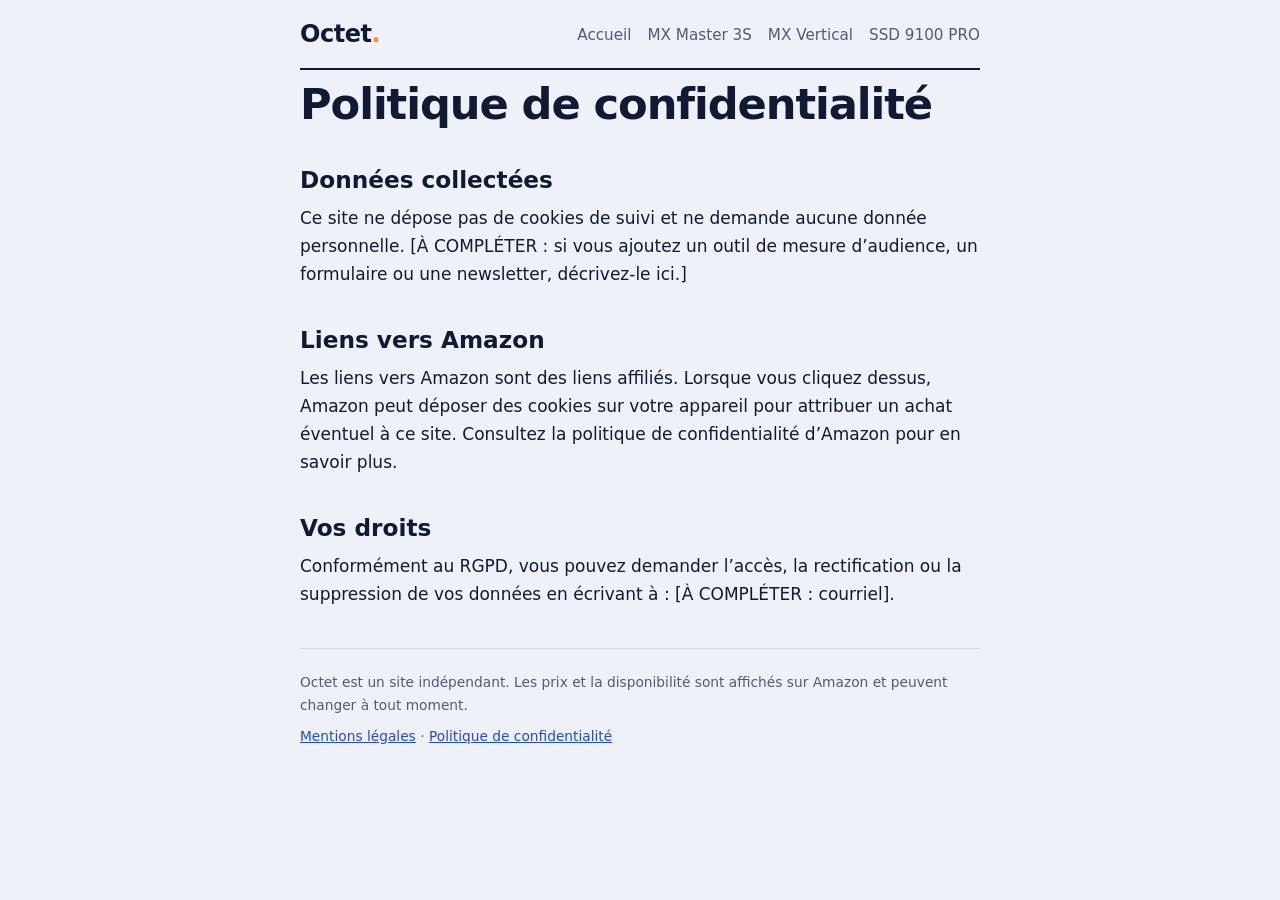
<file: confidentialite.html>
<!DOCTYPE html>
<html lang="fr">
<head>
<meta charset="utf-8">
<meta name="viewport" content="width=device-width, initial-scale=1, viewport-fit=cover">
<title>Politique de confidentialité – Octet</title>
<meta name="robots" content="noindex">
<link rel="stylesheet" href="style.css">
</head>
<body>
<div class="wrap">
<header class="top">
<a class="logo" href="index.html">Octet<i>.</i></a>
<nav aria-label="Navigation"><a href="index.html">Accueil</a><a href="article-logitech-mx-master-3s.html">MX Master 3S</a><a href="article-logitech-mx-vertical.html">MX Vertical</a><a href="article-samsung-9100-pro-1to.html">SSD 9100 PRO</a></nav>
</header>
<h1>Politique de confidentialité</h1>
<h2>Données collectées</h2><p>Ce site ne dépose pas de cookies de suivi et ne demande aucune donnée personnelle. [À COMPLÉTER : si vous ajoutez un outil de mesure d’audience, un formulaire ou une newsletter, décrivez-le ici.]</p><h2>Liens vers Amazon</h2><p>Les liens vers Amazon sont des liens affiliés. Lorsque vous cliquez dessus, Amazon peut déposer des cookies sur votre appareil pour attribuer un achat éventuel à ce site. Consultez la politique de confidentialité d’Amazon pour en savoir plus.</p><h2>Vos droits</h2><p>Conformément au RGPD, vous pouvez demander l’accès, la rectification ou la suppression de vos données en écrivant à : [À COMPLÉTER : courriel].</p>
<footer>
<p>Octet est un site indépendant. Les prix et la disponibilité sont affichés sur Amazon et peuvent changer à tout moment.</p>
<p><a href="mentions-legales.html">Mentions légales</a> · <a href="confidentialite.html">Politique de confidentialité</a></p>
</footer>
</div>
</body>
</html>
</file>
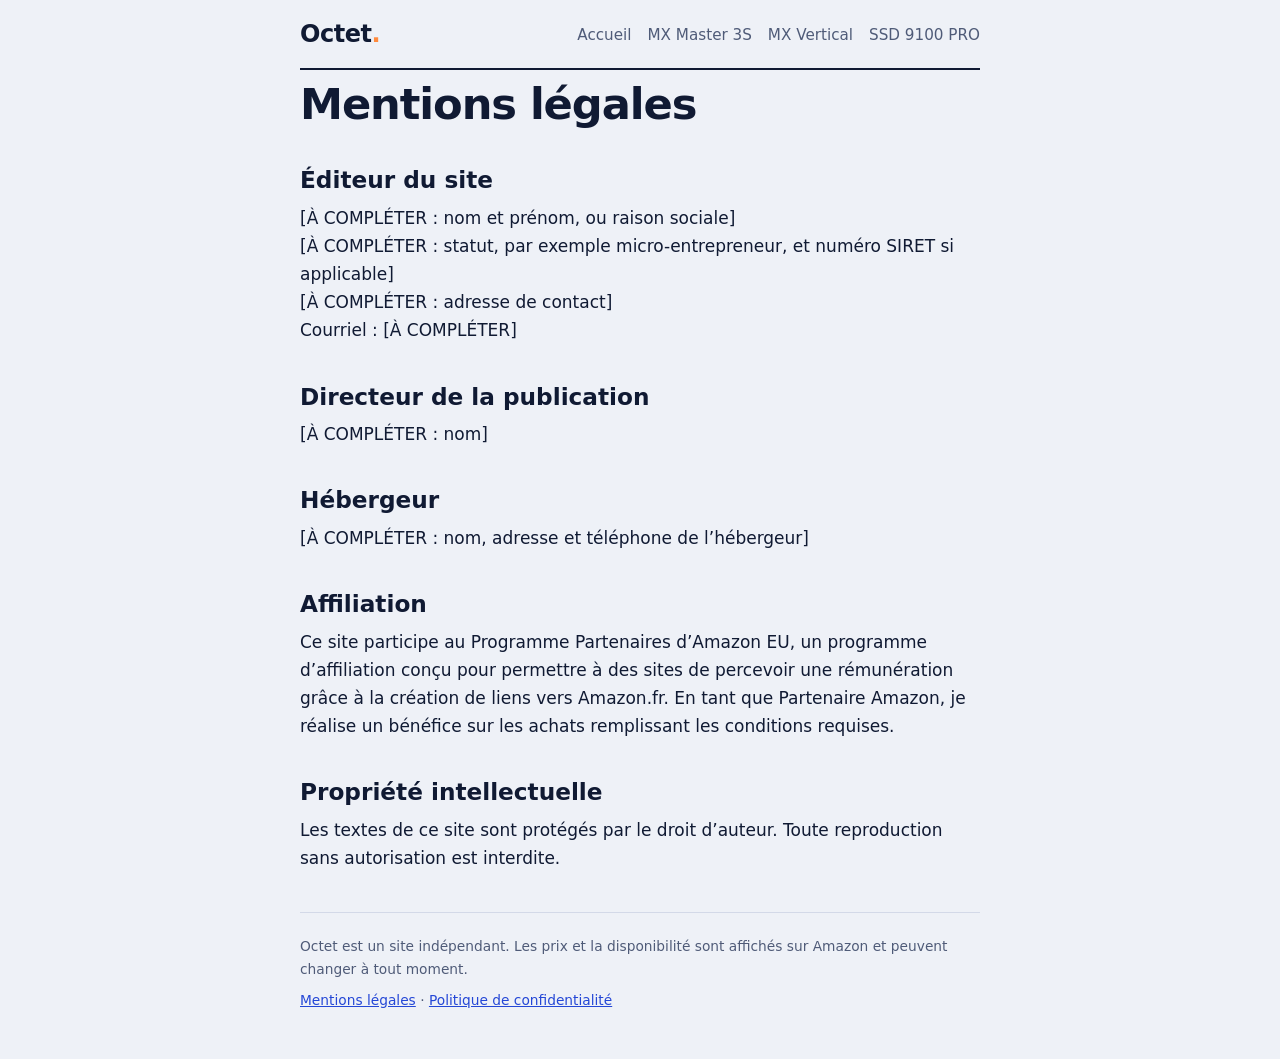
<file: mentions-legales.html>
<!DOCTYPE html>
<html lang="fr">
<head>
<meta charset="utf-8">
<meta name="viewport" content="width=device-width, initial-scale=1, viewport-fit=cover">
<title>Mentions légales – Octet</title>
<meta name="robots" content="noindex">
<link rel="stylesheet" href="style.css">
</head>
<body>
<div class="wrap">
<header class="top">
<a class="logo" href="index.html">Octet<i>.</i></a>
<nav aria-label="Navigation"><a href="index.html">Accueil</a><a href="article-logitech-mx-master-3s.html">MX Master 3S</a><a href="article-logitech-mx-vertical.html">MX Vertical</a><a href="article-samsung-9100-pro-1to.html">SSD 9100 PRO</a></nav>
</header>
<h1>Mentions légales</h1>
<h2>Éditeur du site</h2><p>[À COMPLÉTER : nom et prénom, ou raison sociale]<br>[À COMPLÉTER : statut, par exemple micro-entrepreneur, et numéro SIRET si applicable]<br>[À COMPLÉTER : adresse de contact]<br>Courriel : [À COMPLÉTER]</p><h2>Directeur de la publication</h2><p>[À COMPLÉTER : nom]</p><h2>Hébergeur</h2><p>[À COMPLÉTER : nom, adresse et téléphone de l’hébergeur]</p><h2>Affiliation</h2><p>Ce site participe au Programme Partenaires d’Amazon EU, un programme d’affiliation conçu pour permettre à des sites de percevoir une rémunération grâce à la création de liens vers Amazon.fr. En tant que Partenaire Amazon, je réalise un bénéfice sur les achats remplissant les conditions requises.</p><h2>Propriété intellectuelle</h2><p>Les textes de ce site sont protégés par le droit d’auteur. Toute reproduction sans autorisation est interdite.</p>
<footer>
<p>Octet est un site indépendant. Les prix et la disponibilité sont affichés sur Amazon et peuvent changer à tout moment.</p>
<p><a href="mentions-legales.html">Mentions légales</a> · <a href="confidentialite.html">Politique de confidentialité</a></p>
</footer>
</div>
</body>
</html>
</file>
<file: style.css>
:root{--bg:#eef1f7;--surface:#fff;--ink:#101a33;--muted:#4f5b78;--accent:#2447d6;--accent-ink:#fff;--line:#d3d9e8;--mark:#ff8a3d;--ok:#1c7a4a;--no:#b3411f;
box-sizing:border-box;padding-top:env(safe-area-inset-top,0px);padding-bottom:env(safe-area-inset-bottom,0px)}
@media (prefers-color-scheme:dark){:root:not([data-theme="light"]){--bg:#0f1526;--surface:#18203a;--ink:#e9edf8;--muted:#a0abc9;--accent:#7f9bff;--accent-ink:#0c1226;--line:#2a3558;--mark:#ff9d5c;--ok:#6fd49b;--no:#ff9a7a}}
:root[data-theme="dark"]{--bg:#0f1526;--surface:#18203a;--ink:#e9edf8;--muted:#a0abc9;--accent:#7f9bff;--accent-ink:#0c1226;--line:#2a3558;--mark:#ff9d5c;--ok:#6fd49b;--no:#ff9a7a}
html{scroll-padding-top:env(safe-area-inset-top,0px)}
*{box-sizing:border-box}
body{margin:0;background:var(--bg);color:var(--ink);font:17px/1.65 system-ui,-apple-system,"Segoe UI",Roboto,sans-serif}
.wrap{max-width:720px;margin:0 auto;padding:0 20px}
header.top{display:flex;justify-content:space-between;align-items:center;padding:20px 0;border-bottom:2px solid var(--ink)}
.logo{font:800 1.5rem/1 "Trebuchet MS",system-ui,sans-serif;letter-spacing:-.02em}
.logo i{font-style:normal;color:var(--mark)}
.sim{font-size:.8rem;font-weight:700;background:var(--mark);color:#101a33;padding:3px 9px;border-radius:99px}
.crumb{font-size:.9rem;color:var(--muted);margin:22px 0 0}
h1{font:800 clamp(1.9rem,5.5vw,2.7rem)/1.12 "Trebuchet MS",system-ui,sans-serif;letter-spacing:-.025em;margin:10px 0 10px}
.meta{color:var(--muted);font-size:.9rem;margin:0 0 20px}
.notice{border-left:4px solid var(--mark);background:var(--surface);padding:11px 15px;font-size:.9rem;color:var(--muted);margin:0 0 26px}
.verdict{background:var(--surface);border:1px solid var(--line);border-radius:10px;padding:18px 20px;margin:0 0 28px}
.verdict h2{margin:0 0 8px;font-size:1.1rem}
.verdict p{margin:0 0 10px}
h2{font:800 1.45rem/1.2 "Trebuchet MS",system-ui,sans-serif;margin:38px 0 10px}
h3{font-size:1.05rem;margin:20px 0 6px}
p{margin:0 0 14px}
.btn{display:inline-block;background:var(--accent);color:var(--accent-ink);padding:11px 18px;border-radius:6px;text-decoration:none;font-weight:700}
.btn:hover{filter:brightness(1.1)}
.btn:focus-visible,a:focus-visible{outline:3px solid var(--mark);outline-offset:2px}
.tablebox{overflow-x:auto;border:1px solid var(--line);border-radius:10px;background:var(--surface)}
table{border-collapse:collapse;width:100%;min-width:420px;font-size:.95rem}
th,td{text-align:left;padding:10px 14px;border-bottom:1px solid var(--line);vertical-align:top}
th{width:38%;color:var(--muted);font-weight:600}
tr:last-child th,tr:last-child td{border-bottom:0}
.pc{display:grid;grid-template-columns:1fr 1fr;gap:14px}
.pc div{background:var(--surface);border:1px solid var(--line);border-radius:10px;padding:14px 18px}
.pc h3{margin:0 0 6px}
.pc ul{margin:0;padding-left:1.1em;font-size:.95rem}
.pc li{margin:4px 0}
.pro h3{color:var(--ok)}
.con h3{color:var(--no)}
@media (max-width:560px){.pc{grid-template-columns:1fr}}
.slot{border:2px dashed var(--muted);border-radius:10px;padding:14px 18px;color:var(--muted);font-size:.93rem;margin:0 0 14px}
details{background:var(--surface);border:1px solid var(--line);border-radius:8px;padding:10px 16px;margin:0 0 10px}
summary{cursor:pointer;font-weight:700}
details p{margin:10px 0 2px;color:var(--muted)}
.cta{text-align:center;margin:34px 0 10px}
.src{font-size:.88rem;color:var(--muted)}
.src a{color:var(--accent)}
footer{border-top:1px solid var(--line);padding:22px 0 40px;color:var(--muted);font-size:.86rem;margin-top:40px}
footer p{margin:0 0 8px}

.wide{max-width:900px}
a.logo{color:inherit;text-decoration:none}
header.top nav a{margin-left:16px;color:var(--muted);text-decoration:none;font-size:.95rem}
header.top nav a:hover{color:var(--accent);text-decoration:underline}
.hero{padding:48px 0 28px}
.hero h1{font-size:clamp(2rem,6vw,3.2rem);max-width:14em}
.hero p{max-width:36em;color:var(--muted);margin:0}
.feature{display:block;background:var(--surface);border:1px solid var(--line);border-radius:10px;padding:16px 18px;margin:0 0 24px;color:var(--ink);text-decoration:none}
.feature:hover{border-color:var(--accent)}
.feature strong{display:block;font-size:1.05rem}
.filters{display:flex;flex-wrap:wrap;gap:8px;margin:0 0 20px}
.filters button{font:inherit;font-size:.92rem;font-weight:600;color:var(--ink);background:var(--surface);border:1px solid var(--line);border-radius:99px;padding:7px 15px;cursor:pointer}
.filters button[aria-pressed="true"]{background:var(--accent);color:var(--accent-ink);border-color:var(--accent)}
.filters button:focus-visible{outline:3px solid var(--mark);outline-offset:2px}
.grid{display:grid;grid-template-columns:repeat(auto-fill,minmax(260px,1fr));gap:16px}
.card{background:var(--surface);border:1px solid var(--line);border-radius:10px;padding:18px;display:flex;flex-direction:column}
.card[hidden]{display:none}
.cat{display:block;font-size:.82rem;color:var(--accent);font-weight:700;margin-bottom:4px}
.card h2{font:700 1.15rem/1.25 "Trebuchet MS",system-ui,sans-serif;margin:0 0 8px}
.card p{margin:0 0 10px;color:var(--muted);font-size:.93rem}
.card ul{margin:0 0 16px;padding-left:1.1em;font-size:.93rem}
.card li{margin:3px 0}
.card .btn{margin-top:auto;text-align:center;font-size:.93rem;padding:10px 14px}
.how{margin:44px 0 0;padding:26px 0;border-top:2px solid var(--ink)}
.how h2{margin:0 0 10px}
.how p{color:var(--muted);margin:0}
footer a{color:var(--accent)}
.card .more{margin:0 0 12px}
.card .more a{color:var(--accent);font-weight:600}
header.top{flex-wrap:wrap;gap:8px 16px}
</file>
